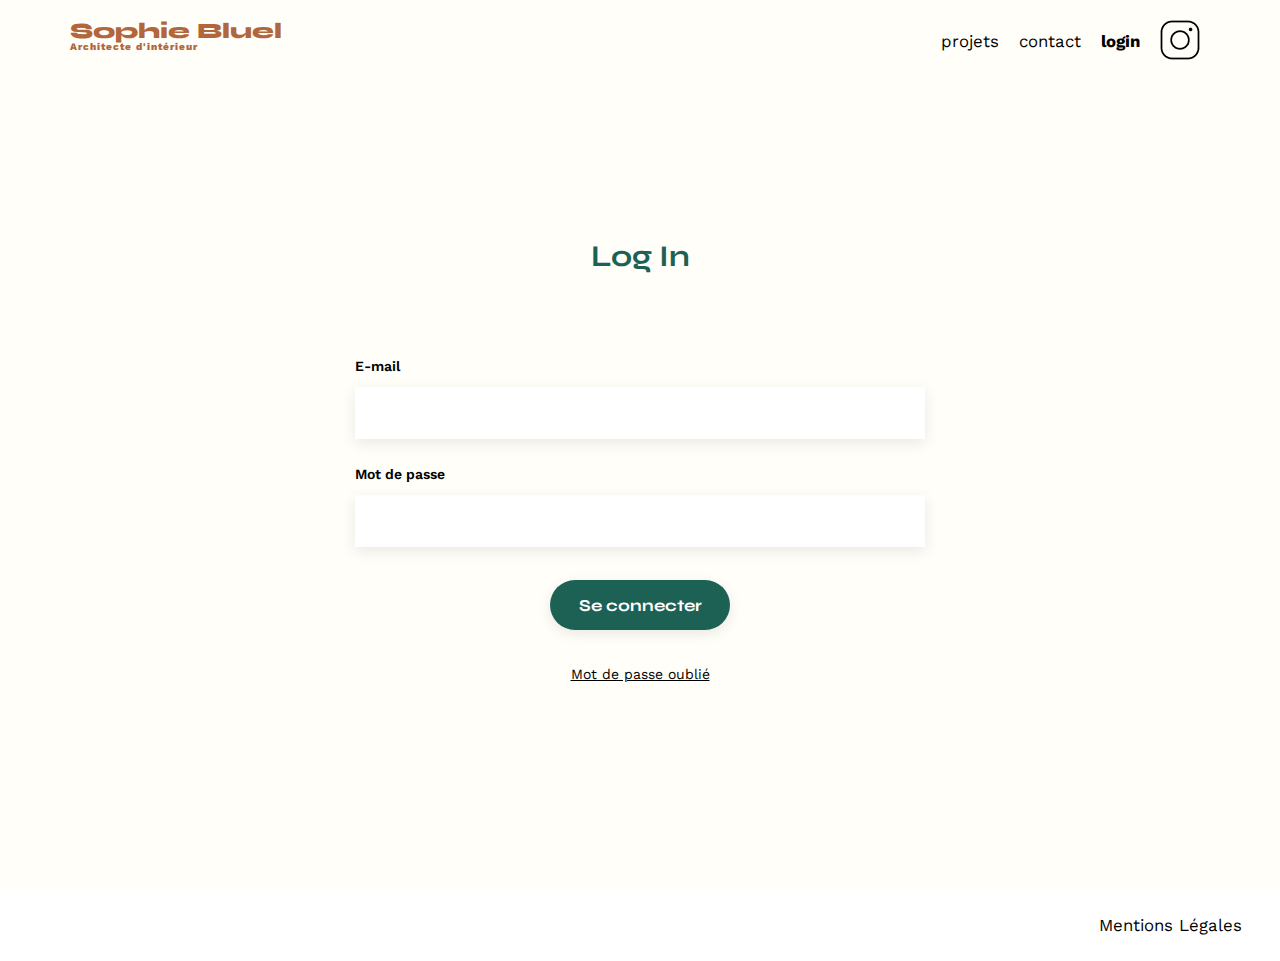
<file: FrontEnd/login.html>
<!DOCTYPE html>
<html lang="fr">
<head>
	<meta charset="UTF-8">
	<title>Sophie Bluel - Architecte d'intérieur</title>
	<meta name="viewport" content="width=device-width, initial-scale=1.0">
	<link rel="preconnect" href="https://fonts.googleapis.com">
	<link rel="preconnect" href="https://fonts.gstatic.com" crossorigin>
	<link href="https://fonts.googleapis.com/css2?family=Syne:wght@700;800&family=Work+Sans&display=swap" rel="stylesheet">
	<meta name="description" content="">
	<link rel="stylesheet" href="./assets/style.css">
</head>
<body>
<header>
	<a href="index.html"><h1>Sophie Bluel <span>Architecte d'intérieur</span></h1></a>
	<nav>
		<ul>
			<li>projets</li>
			<li>contact</li>
			<li class="color-black">login</li>
			<li><img src="./assets/icons/instagram.png" alt="Instagram"></li>
		</ul>
	</nav>
</header>
<main>
    <section class="login">
        <h2>Log In</h2>

        <form action="#" method="post" id="form">
            <label for="email">E-mail</label>
            <input type="text" name="email" id="email">
            <label for="password">Mot de passe</label>
            <input type="password" name="password" id="password">
            <input type="submit" value="Se connecter">            
        </form>
            <p id="error-message"></p>
            <a href="#">Mot de passe oublié</a>
    </section>	
</main>
<footer>
	<nav>
		<ul>
			<li>Mentions Légales</li>
		</ul>
	</nav>
</footer>
<script src="./assets/login.js"></script>
</body>
</html>
</file>
<file: FrontEnd/assets/style.css>
/* http://meyerweb.com/eric/tools/css/reset/
   v2.0 | 20110126
   License: none (public domain)
*/

html, body, div, span, applet, object, iframe,
h1, h2, h3, h4, h5, h6, p, blockquote, pre,
a, abbr, acronym, address, big, cite, code,
del, dfn, em, img, ins, kbd, q, s, samp,
small, strike, strong, sub, sup, tt, var,
b, u, i, center,
dl, dt, dd, ol, ul, li,
fieldset, form, label, legend,
table, caption, tbody, tfoot, thead, tr, th, td,
article, aside, canvas, details, embed,
figure, figcaption, footer, header, hgroup,
menu, nav, output, ruby, section, summary,
time, mark, audio, video {
	margin: 0;
	padding: 0;
	border: 0;
	font-size: 100%;
	font: inherit;
	vertical-align: baseline;
	text-decoration: none;	
}
/* HTML5 display-role reset for older browsers */
article, aside, details, figcaption, figure,
footer, header, hgroup, menu, nav, section {
	display: block;
}
body {
	line-height: 1;
}
ol, ul {
	list-style: none;
}
blockquote, q {
	quotes: none;
}
blockquote:before, blockquote:after,
q:before, q:after {
	content: '';
	content: none;
}
table {
	border-collapse: collapse;
	border-spacing: 0;
}
/** end reset css**/
body {	
	display: flex;
	flex-direction: column;
	margin:auto;
	justify-content: space-between;
	align-items: center;
	font-family: 'Work Sans' ;
	height: 100%;
	font-size: 14px;
	background-color: #fffef8;		
}

main {
	width: 100%;
	max-width: 1140px;
	margin: auto;
}

header {
	display: flex;
	justify-content: space-between;
	margin: 50px 0;
	background-color: #fffef8;
	width: 100%;
	max-width: 1140px;
	margin: auto;
	padding-top: 20px;
}

footer {
	display: flex;
	justify-content: flex-end;
	background-color: white;
	width: 100%;
	height: 100%;
	margin-top: 2.16em;
}

.footer-nav {
	max-width: 1140px;
	margin: auto;
	width: 100%;
}

section {
	margin: 50px 0
}

h1{
	display: flex;
	flex-direction: column;
	font-family: 'Syne';
	font-size: 22px;
	font-weight: 800;
	color: #B1663C
}

h1 > span {
	font-family: 'Work Sans';
	font-size:10px;
	letter-spacing: 0.1em;
;
}

h2{
	font-family: 'Syne';
	font-weight: 700;
	font-size: 30px;
	color: #1D6154
}
nav ul {
	display: flex;
	align-items: center;
	list-style-type: none;

}
nav li {
	padding: 0 10px;
	font-size: 1.2em;
}

li a{
	color: black
}

li:hover, li a:hover {
	color: #B1663C;
}
#introduction {
	display: flex;
	align-items: center;
}
#introduction figure {
	flex: 1
}
#introduction img{
	display: block;
	margin: auto;
	width: 80%;
}

#introduction a:nth-child(1){
	margin: 0;
	margin-bottom: 20px;
	max-width: fit-content;
}

#introduction article {
	flex: 1
}
#introduction h2 {
	margin-bottom: 1em;
}

#introduction p {
	margin-bottom: 0.5em;
}
.h2-container {
	display: flex;
	justify-content: center;
	align-items: center;
	gap: 15px;
	text-align: center;
	margin-bottom: 3em;	
}
.gallery {
	width: 100%;
	display: grid;
	grid-template-columns: 1fr 1fr 1fr;
	grid-column-gap: 20px;
	grid-row-gap: 20px;
}

.gallery img {
	width: 100%;
}

#contact {
	width: 50%;
margin: auto;

}
#contact > * {
	text-align: center;
}

#contact h2{
	margin-bottom: 20px;
}

#contact form {
	text-align: left;
	margin-top:30px;
	display: flex;
	flex-direction: column;
}

#contact input {
	height: 50px;
	font-size: 1.2em;
	border: none;
	box-shadow: 0px 4px 14px rgba(0, 0, 0, 0.09);
}

#contact label {
	margin: 2em 0 1em 0;
}

#contact textarea {
	border: none;
	box-shadow: 0px 4px 14px rgba(0, 0, 0, 0.09);
}

input[type="submit"]{
	font-family: 'Syne';
	font-weight: 700;
	color: white;
	background-color: #1D6154;
	margin : 2em auto ;
	width: 180px;
	text-align: center;
	border-radius: 60px ;
}

footer nav ul {
	display: flex;
	justify-content: flex-end;
	margin: 2em
}

/* Boutons Gallerie */

.btn-container{
	display: flex;
	justify-content: center;
	margin-bottom: 2.5rem;
	gap: 10px;
	margin-top: 30px;
}

.btn{
	font-family: 'Syne';
	font-weight: 700;
	color: #1D6154;
	border: 1px solid #1D6154;
	background-color: transparent;
	border-radius: 60px;
	padding: 0.5rem 1rem 0.5rem 1rem;
	cursor: pointer;
}

.active{
	background: #1D6154;
	color: white;
}
/*________Editor_mode_________*/

.admin {	
	display: flex;
	justify-content: center;
	align-items: center;
    background-color: black;
    width: 100%;
    height : 59px;
	gap:20px;
	margin: auto;
}

.admin p, .admin p i {
	color: white;
	cursor: pointer;	
}
.admin button{
	font-family: 'Syne';
	font-size: 13px;
	font-weight: 700;
	background-color: white;
	border: 1px solid black;
	border-radius: 60px;
	padding: 8px 15px;
	cursor: pointer;
}

.editor-mode{
	display: flex;
	align-items: center;	
	font-size: 14px;
	font-weight: 400;
	color: black;
}
.editor-mode i {
	padding-right: 11px;	
}

#introduction figure a{	
	max-width: fit-content;
	margin-left: 10%;
	padding-top: 10px;		
}

/*Modal*/

.modal{
	position: fixed;
	display: flex;
	align-items: center;
	justify-content: center;
	top: 0;
	left: 0;
	width: 100%;
	height: 100%;
	background: rgba(0, 0, 0, 0.7);
}

.modal-wrapper{	
	display: flex;
	flex-direction: column;
	align-items: center;	
	overflow: auto;
	background-color: #fff;
	width: 630px;
	height: 688px;
	padding: 45px;
	border-radius: 15px;
	box-shadow: 0px 0px 20px rgba(0, 0, 0, 0.2);
}

.title-gallery{
	font-weight: 400;
	font-size: 28px;
	text-align: center;
}

#modal-gallery {
	margin: 40px 50px;
	display: flex;
	flex-wrap: wrap;
	gap: 15px;
}

#modal-gallery img{
	height: 105px;
	width: 80px;
}

.grey-line{
	height:1px;
	background-color: #b3b3b3;
	width: 420px;	
}
.modal-button{	
	font-family: 'Syne';
	font-weight: 700;
	font-size: 1.2em;
	color: white;
	background-color: #1D6154;
	width: 237px;
	height: 36px;
	text-align: center;
	border-radius: 60px ;
	cursor: pointer;
	margin-top: 20px;
	margin-bottom: 15px;
	border: none;
}

.del-gallery{
	color: red;
	cursor: pointer;
	text-align: center;
}

.close-modal-css{		
	width: 15px;
	margin-left: auto;
	font-weight: 600;
	font-size: 25px;
	cursor: pointer;
}

.img-container{
	position: relative;
	display: inline-block;
	margin: 5px;
}

.trash-icon-container{
	display: flex;
	justify-content: center;
	align-items: center;
	background-color: black;
	color: #fff;
	position: absolute;
	top: 5px;
	right: 5px;	
	cursor: pointer;
	height: 20px;
	width: 20px;
	text-align: center;
}

.trash-icon-del-photo{
	display: flex;
	justify-content: center;
	align-items: center;
	background-color: black;
	color: #fff;
	position: absolute;
	top: 0px;
	right: 0px;	
	cursor: pointer;	
	text-align: center;
	font-size: 20px;
	padding: 5px;	
}

.modal-gallery-error-message{
	color: red;
	font-size: 16px;	
}
.modal-add-gallery{		
	overflow: auto;
	background-color: #fff;
	width: 630px;
	height: 688px;
	padding: 45px;
	border-radius: 15px;
	box-shadow: 0px 0px 20px rgba(0, 0, 0, 0.2);	
}
.modal-add-gallery form{
	text-align: left;
	width: 420px;
	margin: auto;
	display: flex;
	flex-direction: column;
}
.modal-add-gallery input, select{
	height: 50px;
	font-size: 1.2em;
	border: none;
	box-shadow: 0px 4px 14px rgba(0, 0, 0, 0.09);
	font-family: 'Work Sans', sans-serif;
	padding: 15px;
	box-sizing: border-box;	
}

.modal-add-gallery select{
	cursor: pointer;
}

.modal-add-gallery label{
	margin: 2em 0 1em 0;
	font-weight: 600;
	font-size: 14px;
}

.modal-add-gallery textarea{
	border: none;
	box-shadow: 0px 4px 14px rgba(0, 0, 0, 0.09);
}

.nav-modal-container{
	display: flex;
	align-items:flex-end;	
	margin-bottom: 40px;	
}

.arrow-left{
	font-size: 21px;
	cursor: pointer;	
}

.add-gallery{
	display: flex;
	flex-direction: column;
	align-items: center;
	gap: 10px;
	height: 169px;
	width: 420px;
	margin: auto;
	background: #E8F1F6;
	padding-top: 20px;
	box-sizing: border-box;
	margin-top: 40px;
	position: relative;	
}
.add-gallery img{
	position: absolute;
	top: 0;	
	height: 100%;
}	

.add-gallery-icon{
	color:#B9C5CC;
	font-size: 58px;
}

.modal-gallery-button{
	margin-top: 10px;
	font-family: 'Syne';
	font-weight: 700;
	font-size: 1.2em;
	color: #306685;
	background-color: #CBD6DC;
	width: 173px;
	height: 36px;
	text-align: center;
	border-radius: 60px ;
	cursor: pointer;
	border: none;
}

.modal-gallery-button-validate{
	font-family: 'Syne';
	font-weight: 700;
	font-size: 1.2em;
	color: white;
	background: #A7A7A7;
	width: 237px;
	height: 36px;
	text-align: center;
	border-radius: 60px ;
	cursor: pointer;	
	border: none;
}

.modal-gallery-container-button{
	display: flex;
	flex-direction: column;
	align-items: center;
	gap:50px;
	margin-top: 50px;
}
/*__________Page Login_________*/
.color-black{
	color: black;
	font-weight: 700;
}

.login {
	width: 50%;
	margin: 12.7em auto;
}

.login h2{
	margin-bottom: 60px;
	text-align: center;
}

.login form{
	text-align: left;
	margin-top: 30px;
	display: flex;
	flex-direction: column;
}

.login input{
	height: 50px;
	font-size: 1.2em;
	border: none;
	box-shadow: 0px 4px 14px rgba(0, 0, 0, 0.09);	
}

.login input:nth-child(5){
	cursor: pointer;
}

.login label{
	margin: 2em 0 1em 0;
	text-align: left;
	font-weight: 600;
}

.login textarea {
	border: none;
	box-shadow: 0px 4px 14px rgba(0, 0, 0, 0.09);
}

.login a{
	display: block;
	color: black;	
	text-decoration: underline;
	text-align: center;
	width: fit-content;
	margin-left: auto;
	margin-right: auto;
	margin-top:0.2em;
}

.login p{
	text-align: center;
	color: red;
}
</file>
